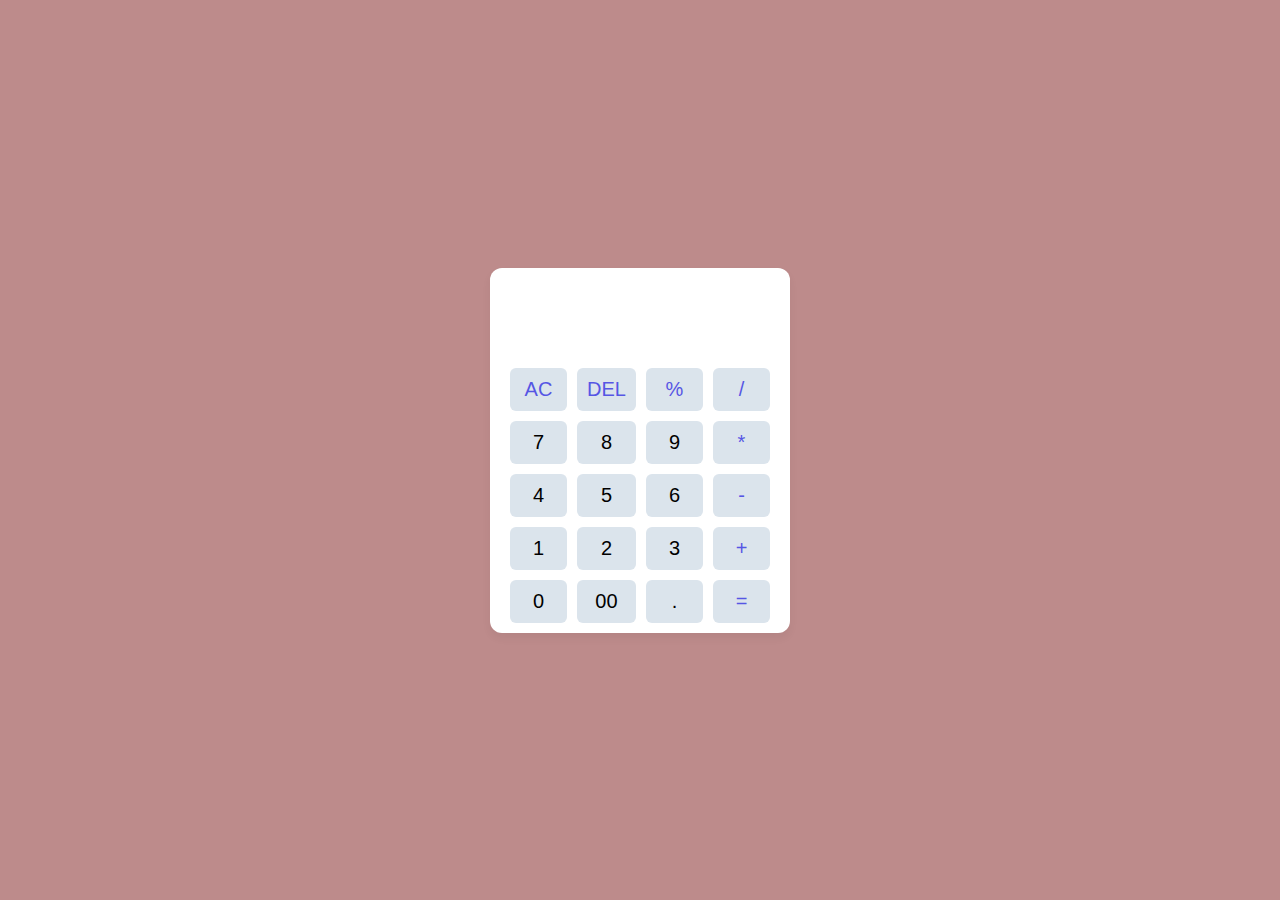
<file: Calculator/index.html>
<!DOCTYPE html>
<html lang="en">
<head>
    <meta charset="UTF-8">
    <meta name="viewport" content="width=device-width, initial-scale=1.0">
    <title>Calculator</title>
    <link rel="stylesheet" href="style.css">
</head>
<body>
    <div class="container">
        <input type="text" class="display">

        <div class="buttons">
            <button class="operator" data-value="AC">AC</button>
            <button class="operator" data-value="DEL">DEL</button>
            <button class="operator" data-value="%">%</button>
            <button class="operator" data-value="/">/</button>

            <button data-value="7">7</button>
            <button data-value="8">8</button>
            <button data-value="9">9</button>
            <button class="operator" data-value="*">*</button>

            <button data-value="4">4</button>
            <button data-value="5">5</button>
            <button data-value="6">6</button>
            <button class="operator" data-value="-">-</button>

            <button data-value="1">1</button>
            <button data-value="2">2</button>
            <button data-value="3">3</button>
            <button class="operator" data-value="+">+</button>

            <button data-value="0">0</button>
            <button data-value="00">00</button>
            <button data-value=".">.</button>
            <button class="operator"data-value="=">=</button>
        </div>
    </div>

    <script src="script.js"></script>
</body>
</html>
</file>
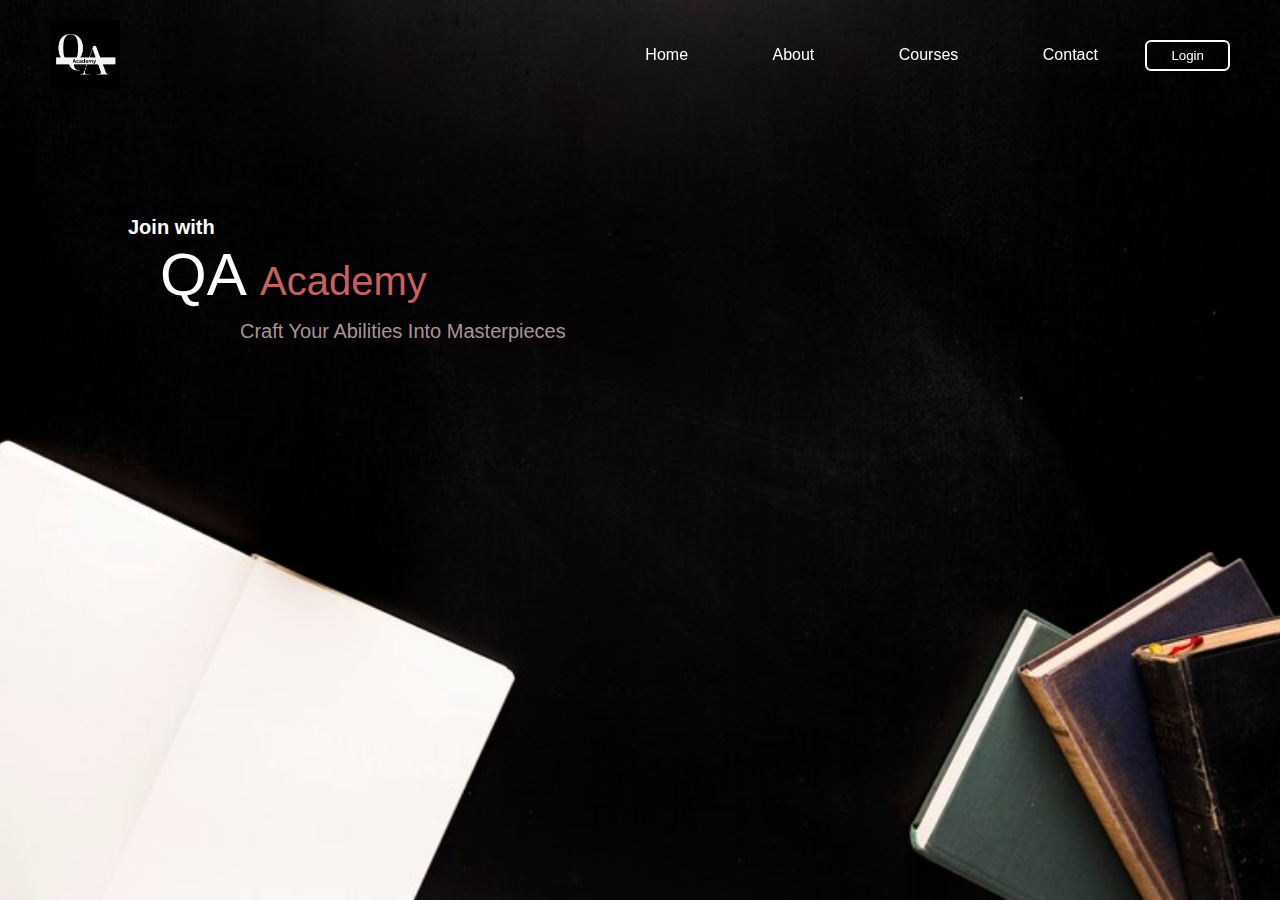
<file: landing page/index.html>
<!DOCTYPE html>
<html lang="en">
<head>
    <meta charset="UTF-8">
    <meta name="viewport" content="width=device-width, initial-scale=1.0">
    <title>Landing page</title>
    <link rel="stylesheet" href="style.css">
    <link rel="stylesheet" href="https://unicons.iconscout.com/release/v4.0.0/css/line.css">

   
</head>
<body>
    <!-- header -->
   <header class="header">
    <img src="logo.png" alt="" class="logo">
    <nav class="navigation">
        
        <a href="#">Home</a>
        <a href="#">About</a>
        <a href="#">Courses</a>
        <a href="#">Contact</a>

        <button class="button" id="form-open">Login</button>
    </nav>
   </header>

   

   <!-- home -->

   <section class="home">
    <p class="intro"><strong>Join with</strong></p>
    <p class="p1">QA <span>Academy</span></p>
   <p class="p2">Craft your abilities into masterpieces</p>
    <div class="form-container">
        <i class="uil uil-times form_close" ></i>
            <!-- login form -->
           <div class="form login-form">
            <form action="#">
                <h2>Login</h2>
                <div class="input-box">
                    <input type="email" placeholder="Enter your email" required>
                    <i class="uil uil-envelope-alt email"></i>
                </div>

                <div class="input-box">
                    <input type="password" placeholder="Enter your password" required>
                    <i class="uil uil-lock password"></i>
                    <i class="uil uil-eye-slash pw_hide"></i>
                </div>

                <div class="option-field">
                    <span class="checkbox">
                        <input type="checkbox"  id="check">
                        <label for="check">Remember me</label>
                    </span>
                    <a href="#" class="forgot-pw">Forgot Password?</a>
                </div>

                <button class="button" >Login</button>

                <div class="login-signup">
                    Don't have an account? <a href="#" id="signup">Signup</a>
                </div>
            </form>
           </div>

           <!-- signup form -->

           <div class="form signup-form">
            <form action="#">
                <h2>SignUp</h2>
                <div class="input-box">
                    <input type="email" placeholder="Enter your email" required>
                    <i class="uil uil-envelope-alt email"></i>
                </div>

                <div class="input-box">
                    <input type="password" placeholder="Create password" required>
                    <i class="uil uil-lock password"></i>
                    <i class="uil uil-eye-slash pw_hide"></i>
                </div>

                <div class="input-box">
                    <input type="password" placeholder="Confirm password" required>
                    <i class="uil uil-lock password"></i>
                    <i class="uil uil-eye-slash pw_hide"></i>
                </div>

                

                <button class="button">Sign Up</button>

                <div class="login-signup">
                    Already have an account? <a href="#" id="login">Login</a>
                </div>
            </form>
           </div>


       
    </div>
   </section>
    

   <script src="script.js"></script>













   
</body>
</html>
</file>
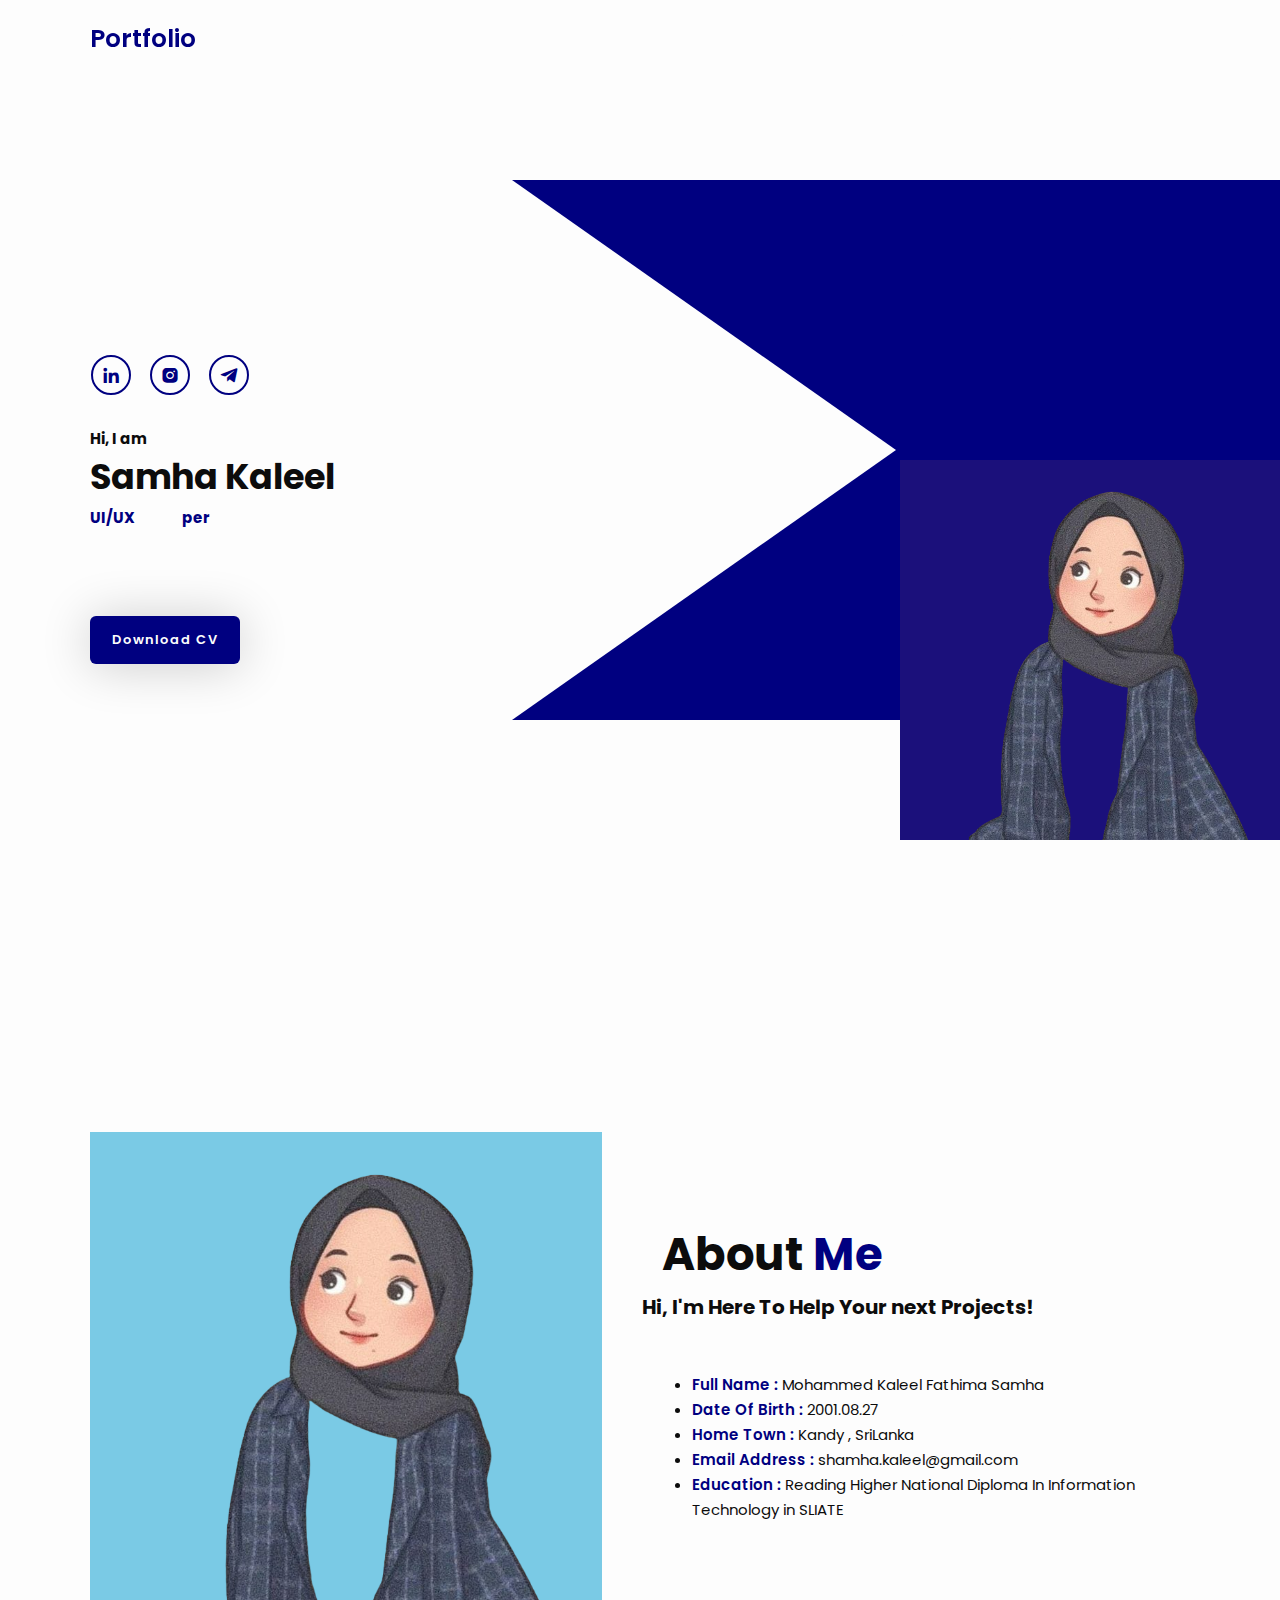
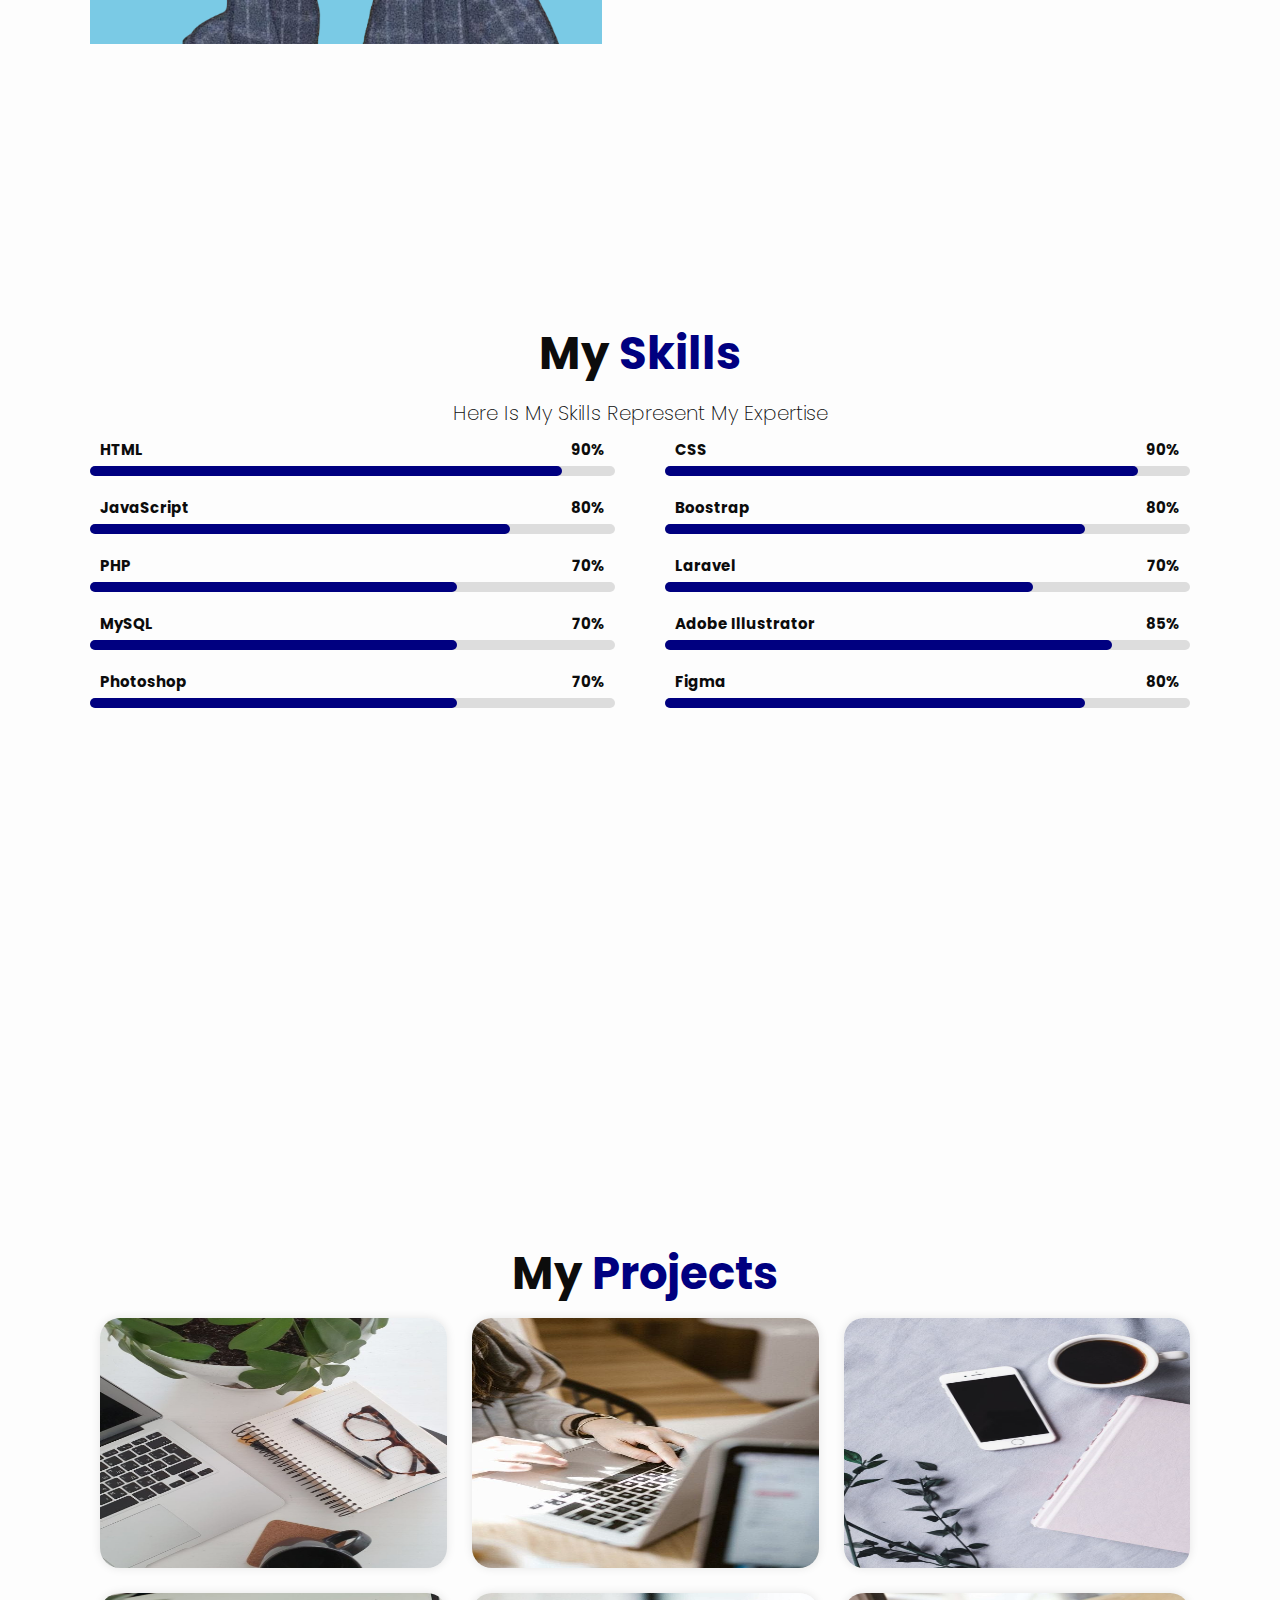
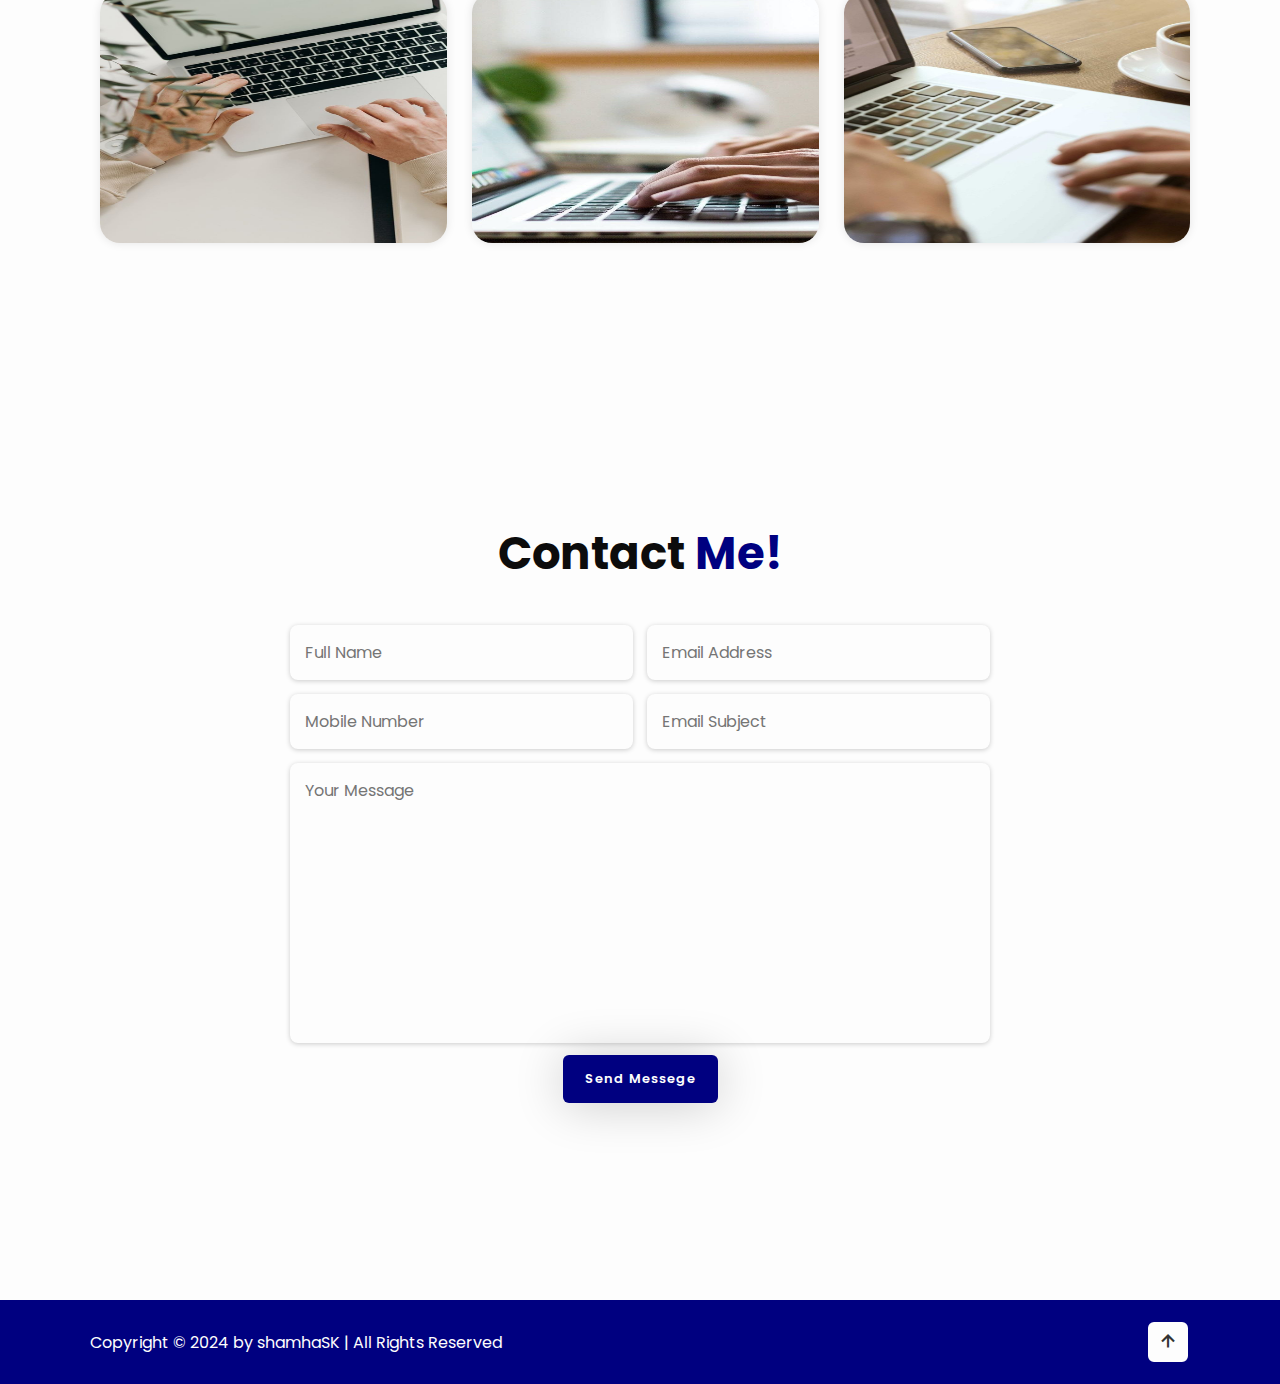
<file: portfolio/index.html>
<!DOCTYPE html>
<html lang="en">
<head>
    <meta charset="UTF-8">
    <meta name="viewport" content="width=device-width, initial-scale=1.0">
    <title>Portfolio</title>
    <link rel="stylesheet" href="style.css">

    <!-- icons -->
    <link href='https://unpkg.com/boxicons@2.1.4/css/boxicons.min.css' rel='stylesheet'>
</head>
<body>
    <!-- header -->

    <header class="header">
        <a href="#" class="logo"> Portfolio</a>

        <nav class="navbar">
            <a href="#home" class="active">Home</a>
            <a href="#about">Aboutme</a>
            <a href="#skills">Skills</a>
            <a href="#projects">Projects</a>
            <a href="#contact">Contact me</a>
        </nav>

        <!-- <div class="bx bx-moon" id="darkMode-icon"></div> -->
    </header>


    <!-- home -->

    <section class="home" id="home">
        <div class="home-content">
            <h2>Hi, I am</h2>
            <h1>Samha Kaleel</h1>
            <div class="change-text">
                <h2>
                    <span class="word">Web Developer</span>
                    <span class="word">UI/UX Designer</span>
                    <span class="word">Graphic Designer</span>
                </h2>
            </div>

            <div class="social-media">
                <a href="#"><i class='bx bxl-linkedin'></i></a>
                <a href="#"><i class='bx bxl-instagram-alt'></i></a>
                <a href="#"><i class='bx bxl-telegram' ></i></a>
            </div>

            <a href="#" class="btn">Download CV</a>
        </div>

        <div class="profession-container">
            <div class="proffession-box">
                <div class="overlay"></div>
            </div>   
            </div>
            <div class="home-img">
                 <img src="sk.png" alt="">
            </div>
    </section>


    <!-- about -->
     <section class="about" id="about">
        <div class="about-img">
            <img src="sk2.png" alt="" >
        </div>

        <div class="about-content">
            <h2 class="heading">About <span>Me</span></h2>
            <h3>Hi, I'm Here To Help Your next Projects!</h3>
            <ul class="list">
                <li><span>Full Name :</span> Mohammed Kaleel Fathima Samha</li>
                <li><span>Date Of Birth :</span> 2001.08.27 </li>
                <li><span>Home Town :</span> Kandy , SriLanka</li>
                <li><span>Email Address : </span><a href="">shamha.kaleel@gmail.com</a></li>
                <li><span>Education :</span> Reading Higher National Diploma In Information Technology in SLIATE</li>
            </ul>
        </div>
    </section> 

    <!-- skills -->
    <section class="skills" id="skills">
      <div class="skills-content">
        <h2 class="heading">My <span>Skills</span></h2>
        <h3>Here is my skills represent my Expertise</h3>
      </div>

      <div class="skill-main">
        <div class="skill-bar">
            <div class="info">
                <p>HTML</p>
                <p class="percent">90%</p>
            </div>
            <div class="bar">
                <span class="html"></span>
            </div>
        </div>

        <div class="skill-bar">
            <div class="info">
                <p>CSS</p>
                <p class="percent">90%</p>
            </div>
            <div class="bar">
                <span class="css"></span>
            </div>
        </div>

        <div class="skill-bar">
            <div class="info">
                <p>JavaScript</p>
                <p  class="percent">80%</p>
            </div>
            <div class="bar">
                <span class="javascript"></span>
            </div>
        </div>
        
        <div class="skill-bar">
            <div class="info">
                <p>Boostrap</p>
                <p  class="percent">80%</p>
            </div>
            <div class="bar">
                <span class="boostrap"></span>
            </div>
        </div>

        <div class="skill-bar">
            <div class="info">
                <p>PHP</p>
                <p  class="percent">70%</p>
            </div>
            <div class="bar">
                <span class="php"></span>
            </div>
        </div>

        <div class="skill-bar">
            <div class="info">
                <p>Laravel</p>
                <p  class="percent">70%</p>
            </div>
            <div class="bar">
                <span class="laravel"></span>
            </div>
        </div>

        <div class="skill-bar">
            <div class="info">
                <p>MySQL</p>
                <p  class="percent">70%</p>
            </div>
            <div class="bar">
                <span class="mysql"></span>
            </div>
        </div>

        <div class="skill-bar">
            <div class="info">
                <p>Adobe Illustrator</p>
                <p  class="percent">85%</p>
            </div>
            <div class="bar">
                <span class="a-illustrator"></span>
            </div>
        </div>

        <div class="skill-bar">
            <div class="info">
                <p>Photoshop</p>
                <p  class="percent">70%</p>
            </div>
            <div class="bar">
                <span class="photoshop"></span>
            </div>
        </div>

        <div class="skill-bar">
            <div class="info">
                <p>Figma</p>
                <p  class="percent">80%</p>
            </div>
            <div class="bar">
                <span class="figma"></span>
            </div>
        </div>
      </div>
    </section>

    <!-- projects -->
    <section class="portfolio" id="projects">
        <h2 class="heading"> My <span>Projects</span></h2>
        <div class="portfolio-container">
            <div class="portfolio-box">
                <img src="portfolio1.jpg">
                <div class="portfolio-layer">
                    <h4>Restaurant website</h4>
                </div>
            </div>

            <div class="portfolio-box">
                <img src="portfolio2.jpg">
                <div class="portfolio-layer">
                    <h4>website for a burger shop</h4>
                </div>
            </div>
            
            <div class="portfolio-box">
                <img src="portfolio3.jpg">
                <div class="portfolio-layer">
                    <h4>my portfolio</h4>
                </div>
            </div>

            <div class="portfolio-box">
                <img src="portfolio4.jpg">
                <div class="portfolio-layer">
                    <h4>Inventory management system</h4>
                </div>
            </div>

            <div class="portfolio-box">
                <img src="portfolio5.jpg">
                <div class="portfolio-layer">
                    <h4>Data Management System for gs</h4>
                </div>
            </div>

            <div class="portfolio-box">
                <img src="portfolio6.jpg">
                <div class="portfolio-layer">
                    <h4>age calculator</h4>
                </div>
            </div>
        </div>
    </section>

    <!-- contact -->
    <section class="contact" id="contact">
        <h2 class="heading">Contact <span>Me!</span></h2>

        <form action="#">
            <div class="input-box">
                <input type="text" placeholder="Full Name">
                <input type="email" placeholder="Email Address">
            </div>

            <div class="input-box">
                <input type="number" placeholder="Mobile Number">
                <input type="text" placeholder="Email Subject">
            </div>
            <textarea name="" id="" cols="30" rows="10" placeholder="Your Message"></textarea>

            <input type="submit" name="" id="" value="Send Messege" class="button">
        </form>
    </section>


    <!-- footer -->
    <footer class="footer">
        <div class="footer-text">
            <p>Copyright &copy; 2024 by shamhaSK | All Rights Reserved</p>
        </div>

        <div class="footer-iconTop">
            <a href="#home"><i class="bx bx-up-arrow-alt"></i></a>
        </div>
    </footer>

    <script src="script.js"></script>
</body>
</html>
</file>
<file: Calculator/style.css>
*{
    margin: 0;
    padding: 0;
    font-family: "Arial";
    box-sizing: border-box;
}

body{
    height: 100vh;
    display: flex;
    align-items: center;
    justify-content: center;
    background: rgb(189, 139, 139);
}

.container{
    position: relative;
    max-width: 300px;
    width: 100%;
    border-radius: 12px;
    padding: 10px 20px;
    background: white;
    box-shadow: 0 5px 10px rgba(0, 0, 0, 0.05);
}

.display{
    height: 80px;
    width: 100%;
    outline: none;
    border: none;
    text-align: right;
    margin-bottom: 10px;
    font-size: 25px;
    color: rgb(120, 77, 77);
    pointer-events: none;
}
.buttons{
    display: grid;
    grid-gap: 10px;
    grid-template-columns: repeat(4, 1fr)
}

.buttons button{
    padding: 10px;
    border-radius: 6px;
    border: none;
    font-size: 20px;
    cursor: pointer;
    background-color: rgb(219, 228, 236);
}

.buttons button:active{
    transform: scale(0.99);
}

.operator{
    color: rgb(86, 86, 228);
}
</file>
<file: landing page/style.css>
*{
    margin: 0;
    padding: 0;
    font-family: "Arial";
    box-sizing: border-box;
}

.header{
    position: fixed;
    top: 0;
    left: 0;
    width: 100%;
    padding:20px 50px;
    display: flex; 
    justify-content: space-between; 
    align-items: center; 
    z-index: 99;
}

.logo{
    height: 70px;
   
}

.navigation a{
    position: relative;
    font-size: 1em;
    color: #fff;
    text-decoration: none;
    font-weight: 200;
    margin: 40px ;
}

.navigation a::after{
    content:'';
    position: absolute;
    left: 0;
    bottom: -4px;
    width: 100%;
    height: 3px;
    background: #fff;
    border-radius: 5px;
    transform: scaleX(0);
    transition: transform .5s;
}

.navigation a:hover::after{
    transform: scaleX(1);    
}
 
.button{
    padding: 6px 24px;
    border: 2px solid #fff;
    background: transparent;
    color: #fff;
    border-radius: 6px;
    cursor: pointer;
    margin-left: 3px;
    transition: .5s;
}

.button:hover {
    background: #fff;
    color: black;
}

.intro{
    color: white;
    position: absolute;
    top: 13.5rem;
    left: 8rem;
    font-size: 20px;
    cursor: pointer;
}

.p1{
    position: absolute;
    left: 10rem;
    top: 15rem;
    color: #fff;
    font-size: 60px;
    cursor: pointer;
}

.p1 span{
    font-size: 40px;
    color: rgb(196, 97, 97); 
}

.p2{
    color: #fff;
    position: absolute;
    top: 20rem;
    left: 15rem;
    font-size: 20px;
    color: rgba(231, 208, 208, 0.728);
    text-transform: capitalize;
    cursor: pointer;
}

.home{
    position: relative;
    height: 100vh;
    width: 100%;
    background-image: url(background.jpg);
    background-size: cover;
    background-position: center;
}

.home::before{
    content: '';
    position: absolute;
    height: 100%;
    width: 100%;
    background-color: rgba(0, 0, 0, 0.6);
    z-index: 100;
    opacity: 0;
    pointer-events: none;
    transition: all 0.5s ease-out;
}

.home.show::before{
    opacity: 1;
    pointer-events: auto;
}

/* form */
.form-container{
    position: absolute;
    max-width: 320px;
    width: 100%;
    top: 50%;
    left: 50%;
    transform: translate(-50%, -50%) scale(1.2);
    z-index: 101;
    background: #fff;
    padding: 25px;
    border-radius: 12px;
    box-shadow: rgba(0, 0, 0, 0.1);
    opacity: 0;
    pointer-events: none;
    transition: all 0.4s ease-out;
}

/* login form visiblity function */
 .home.show .form-container{
    opacity: 1;
    pointer-events: auto;
    transform: translate(-50%, -50%) scale(1);
} 

.signup-form{
    display: none;
}

.form-container.active .signup-form{
    display: block;
}

.form-container.active .login-form{
    display: none;
}

 .form_close{
    position: absolute;
    top: 10px; 
    right: 20px;
    color: black;
    font-size: 22px;
    opacity: 0.7;
    cursor: pointer; 
 } 

.form-container h2{
    font-size: 22px;
    color: black;
    text-align: center;
}

.input-box{
    position: relative;
    margin-top: 30px;
    width: 100%;
    height: 40px;
}

.input-box input{
    height: 100%;
    width: 100%;
    border: none;
    outline: none;
    padding: 0 30px;
    color: #333;
    transition: all 0.2s ease;
    border-bottom: 1.5px solid #aaaaaa;

}

.input-box input:focus{
    border-color: brown;
}

.input-box i{
    position: absolute;
    top: 50%;
    transform: translateY(-50%);
    font-size: 20px;
    color: #707070;
}

.input-box i.email,
.input-box i.password{
    left: 0px;
    
}

.input-box input:focus~i.email,
.input-box input:focus~i.password{
    color: brown;
}

.input-box i.pw_hide{
    right: 0;
    font-size: 18px;
    cursor: pointer;
}

.option-field{
    margin-top: 14px;
    display: flex;
    align-items: center;
    justify-content: space-between;
}

.form-container a{
    color: brown;
    font-size: 12px;
    text-decoration: none;
}

.form-container a:hover{
    text-decoration:underline ;
}
.checkbox{
    display: flex;
    column-gap: 8px;
    white-space: nowrap;
}

.checkbox input{
    accent-color: rgb(200, 89, 89);
}

.checkbox label{
    font-size: 12px;
    cursor: pointer;
    user-select: none;
    color: rgb(137, 17, 17);
}

.form-container .button{
    background: rgb(224, 102, 102);
    margin-top: 30px;
    width: 100%;
    padding: 10px 0;
    border-radius: 10px;
}

.login-signup{
    font-size: 12px;
    text-align: center;
    margin-top: 15px;
}
</file>
<file: portfolio/style.css>
@import url('https://fonts.googleapis.com/css2?family=Poppins:wght@300;400;500;600;700;800;900&display=swap');

*{
    margin: 0;
    padding:0;
    box-sizing: border-box;
    text-decoration: none;
    border: none;
    outline: none;
    scroll-behavior: smooth;
    font-family: "Poppins";
}

:root{
    --bg-color: #fdfdfd;
    --text-color: #0C0C0C;
    --main-color:navy;
    --white-color:#fdfdfd;
    --shadow-color:rgba(0,0,0, .2);
}

html{
    font-size: 62.5%;
    overflow-x: hidden;
}

body{
    background: var(--bg-color);
    color: var(--text-color);
}

/* header */
.header{
    position: fixed;
    top: 0;
    left: 0;
    width: 100%;
    padding: 2rem 7%;
    display: flex;
    align-items: center;
    z-index: 100;
    transition: .5s;
}

.header.sticky{
    background: var(--bg-color);
    box-shadow: 0 .1rem 1rem var(--shadow-color);
}

.logo{
    font-size: 2.5rem;
    color: var(--main-color);
    font-weight: 600;
    cursor: default;
    margin-right: auto;
}

.navbar a{
    position: relative;
    font-size: 1.5rem;
    color: var(--white-color);
    font-weight: 500;
    margin-right: 3rem;
}

.header.sticky .navbar a{
    color: var(--text-color);
}

.header.sticky .navbar a.active{
    color: var(--main-color);
}

.navbar a.active::before{
    content: '';
    position: absolute;
    left: 0;
    bottom: -6px;
    width: 100%;
    height: .2rem;
    background: var(--white-color);
}

.header.sticky .navbar a::before{
    background: var(--main-color);
    opacity: .7;
}

#darkMode-icon{
    font-size: 2.4rem;
    color: var(--white-color);
    cursor: pointer;
}

.header.sticky #darkMode-icon{
    color: var(--text-color);
    opacity: .9;
}

section{
    min-height: 100vh;
    padding: 10rem 7% 2rem;
}

/* home */
.home{
    display: flex;
    align-items: center;
}

.home .home-content{
    max-width: 44rem;
}

.home-contant h2{
    font-size: 3.2rem;
    font-weight: 700;
    line-height: 3;
}

.home-content h1{
    font-size: 3.5rem;
    font-weight: 700;
    margin-bottom: .3rem;
}

.change-text h2 .word{
    position: absolute;
    display: flex;
    opacity: 0;
}

.change-text h2 .word .letter{
    transform-origin: center center 25px;
}

.change-text h2 .word .letter.out{
    transform: rotateX(90deg);
    transition: 0.32s cubic-bezier(0.6 , 0 , 0.7 , 0.2);
}

.change-text h2 .word .letter.in{
    transition: 0.38s ease;
}

.change-text h2 .word .letter.behind{
    transform: rotatex(-90deg);
}

.social-media{
    position: absolute;
    top:33rem;
}

.home-content .social-media a{
    display: inline-flex;
    justify-content: center;
    align-items: center;
    width: 4rem;
    height: 4rem;
    background: transparent;
    border: .2rem solid var(--main-color);
    border-radius: 50%;
    font-size: 2rem;
    color: var(--main-color);
    margin: 2.5rem 1.5rem 3rem 0.1rem ;
    transition: .5s ease;
}

.home-content .social-media a:hover{
    background: var(--main-color);
    color: var(--white-color);
}

.btn{
    position: relative;
    top: 110px;
    display: inline-block;
    padding: 1.2rem 2rem;
    background: var(--main-color);
    border-radius: .6rem;
    box-shadow: 0 .2rem 5rem var(--shadow-color);
    font-size: 1.3rem;
    color: var(--white-color);
    letter-spacing: .1rem;
    font-weight: 600;
    border: .2rem solid transparent;
    transition: .5s ease;
}

.btn:hover{
    background: transparent;
    color: var(--main-color);
    border-color: var(--main-color);
}

.home .profession-container{
    position: absolute;
    top: 50%;
    right: 0;
    transform: translateY(-50%);
    width: 768px;
    height: 540px;
    overflow: hidden;
    pointer-events: none;
}

.home .profession-container .profession-box{
    position: absolute;
    top: 0;
    right: 0;
    width: 768px;
    height: 540px;
    display: flex;
    justify-content: center;
    align-items: center;
}

.home .profession-container .overlay{
    position: absolute;
    top: 0;
    right: 0;
    width: 0;
    height: 0;
    border-top: 270px solid var(--main-color);
    border-right: 384px solid var(--main-color);
    border-bottom: 270px solid var(--main-color);
    border-left: 384px solid transparent;
}

.home-img img{
    position: absolute;
    bottom: 60px;
    right: 0;
    width: 380px;
    pointer-events: none;
}

/* about */
span{
    color: var(--main-color);
}

.about{
    display: flex;
    justify-content: center;
    align-items: center;
    gap: 4rem;
}

.about-img img{
    width: 40vw;
}

.heading{
    font-size: 4.5rem;
    text-align: center;
    margin: 20px;
    margin-bottom: 10px;
}

.about-content h2{
    text-align: left;
    line-height: 1.2;
}
 
.about-content h3{
    font-size: 2rem;
}

.about-content .list{
    margin: 50px;
    font-size: 1.5rem;
    line-height: 2.5rem;
}

.list span{
    font-weight: 600;
}

.list a{
   color: var(--text-color);
}

.list a:hover{
    text-decoration: underline;
    color: var(--main-color);
}

/* skills */
.skills{
    width: 100%;
    height: auto;  
    background: var(--bg-color);
}

.skills-content h3{
    text-align: center;
    font-size: 2rem;
    font-weight: 200;
    text-transform: capitalize;
    margin-bottom: 10px;
}

.skills .skill-main{
    width: 100%;
    display: grid;
    grid-template-columns: repeat(2,1fr);
    grid-column-gap: 50px;
    grid-row-gap: 20px;
}

.skill-main .skill-bar .info{
    display: flex;
    justify-content: space-between;
    padding: 0 10px;
    font-weight: bold;
    font-size: 1.5rem;
}

.skill-bar .bar{
    width: 100%;
    height: 10px;
    position: relative;
    background-color: #00000020;
    border-radius: 25px;
    margin-top: 5px;
}

.skill-bar .bar span{
    width: 50%;
    height: 100%;
    position: absolute;
    background-color: var(--main-color);
    border-radius: 25px;
}

.skill-bar .bar .html{
    width: 90%;
    animation: html 3s;
}

@keyframes html{
    0%{
        width: 0;
    }100%{
        width: 90%;
    }
}

.skill-bar .bar .css{
    width: 90%;
    animation: css 3s;
}

@keyframes css{
    0%{
        width: 0;
    }100%{
        width: 90%;
    }
}

.skill-bar .bar .javascript{
    width: 80%;
    animation: javascript 3s;
}

@keyframes javascript{
    0%{
        width: 0;
    }100%{
        width: 80%;
    }
}

.skill-bar .bar .boostrap{
    width: 80%;
    animation: boostrap 3s;
}

@keyframes boostrap{
    0%{
        width: 0;
    }100%{
        width: 80%;
    }
}

.skill-bar .bar .php{
    width: 70%;
    animation: php 3s;
}

@keyframes php{
    0%{
        width: 0;
    }100%{
        width: 70%;
    }
}

.skill-bar .bar .laravel{
    width: 70%;
    animation: laravel 3s;
}

@keyframes laravel{
    0%{
        width: 0;
    }100%{
        width: 70%;
    }
}

.skill-bar .bar .mysql{
    width: 70%;
    animation: mysql 3s;
}

@keyframes mysql{
    0%{
        width: 0;
    }100%{
        width: 70%;
    }
}

.skill-bar .bar .a-illustrator{
    width: 85%;
    animation: a-illustrator 3s;
}

@keyframes a-illustrator{
    0%{
        width: 0;
    }100%{
        width: 85%;
    }
}

.skill-bar .bar .photoshop{
    width: 70%;
    animation: photoshop 3s;
}

@keyframes photoshop{
    0%{
        width: 0;
    }100%{
        width: 70%;
    }
}

.skill-bar .bar .figma{
    width: 80%;
    animation: figma 3s;
}

@keyframes figma{
    0%{
        width: 0;
    }100%{
        width: 80%;
    }
}

/* projects */
.portfolio{
    padding-left: 10rem;
}

.portfolio h2{
    margin-top: 4rem;
}

.portfolio .portfolio-container{
    display: grid;
    grid-template-columns: repeat(3, 1fr);
    align-items: center;
    gap: 2.5rem;
}

.portfolio-container .portfolio-box{
    position: relative;
    display: flex;
    border-radius: 2rem;
    box-shadow: 0 0 1rem rgba(0, 0, 0, .1);
    overflow: hidden;
}

.portfolio-box img{
    width: 100%;
    height: 250px;
    transition: .5s ease;
}

.portfolio-box:hover img{
    transform: scale(1.1);
}

.portfolio-box .portfolio-layer{
    position: absolute;
    bottom: 0;
    left: 0;
    width: 100%;
    height: 100%;
    background: linear-gradient(rgba(0, 0, 0, .1), var(--main-color));
    color: var(--white-color);
    display: flex;
    justify-content: center;
    align-items: center;
    flex-direction: column;
    text-align: center;
    padding: 0 4rem;
    opacity: 0;
    transition: .5s ease;
}

.portfolio-box:hover .portfolio-layer{
    opacity: 1;
}

.portfolio-layer h4{
    font-size: 2rem;
    text-transform: capitalize;
}

/* contact */
.contact h2{
    margin-bottom: 3rem;
}

.contact form{
    max-width: 70rem;
    margin: 1rem auto;
    text-align: center;
    margin-bottom: 2px;
}

.contact form .input-box{
    display: flex;
    justify-content: space-between;
    flex-wrap: wrap;
}

.contact form .input-box input,
.contact form textarea{
    width: 100%;
    padding: 1.5rem;
    font-size: 1.6rem;
    color: var(--text-color);
    background: var(--bg-color);
    border-radius: .8rem;
    margin: .7rem 0;
    box-shadow: 0 .1rem .5rem var(--shadow-color);
}

.contact form .input-box input{
    width: 49%;
}

.contact form textarea{
    resize: none;
}

.button{
    margin-bottom: 2rem;
    cursor: pointer;
    padding: 1.2rem 2rem;
    background: var(--main-color);
    border-radius: .6rem;
    box-shadow: 0 .2rem 5rem var(--shadow-color);
    font-size: 1.3rem;
    color: var(--white-color);
    letter-spacing: .1rem;
    font-weight: 600;
    border: .2rem solid transparent;
    transition: .5s ease;
    
}

.button:hover{
    background: transparent;
    color: var(--main-color);
    border-color: var(--main-color);
}

/* footer */
.footer{
    display: flex;
    justify-content: space-between;
    align-items: center;
    flex-wrap: wrap;
    padding: 2rem 7%;
    background: var(--main-color);
}

.footer-text p{
    font-size: 1.6rem;
    color: var(--white-color);
}

.footer-iconTop a{
    display: inline-flex;
    justify-content: center;
    align-items: center;
    padding: .8rem;
    background: var(--white-color);
    border-radius: .8rem;
    border: .2rem solid var(--main-color);
    outline: .2rem solid transparent;
    transition:.5s ease;
}

.footer-iconTop a:hover{
    outline-color: var(--white-color);
}


.footer-iconTop a i{
    font-size: 2.4rem;
    color: #333;
}
</file>
